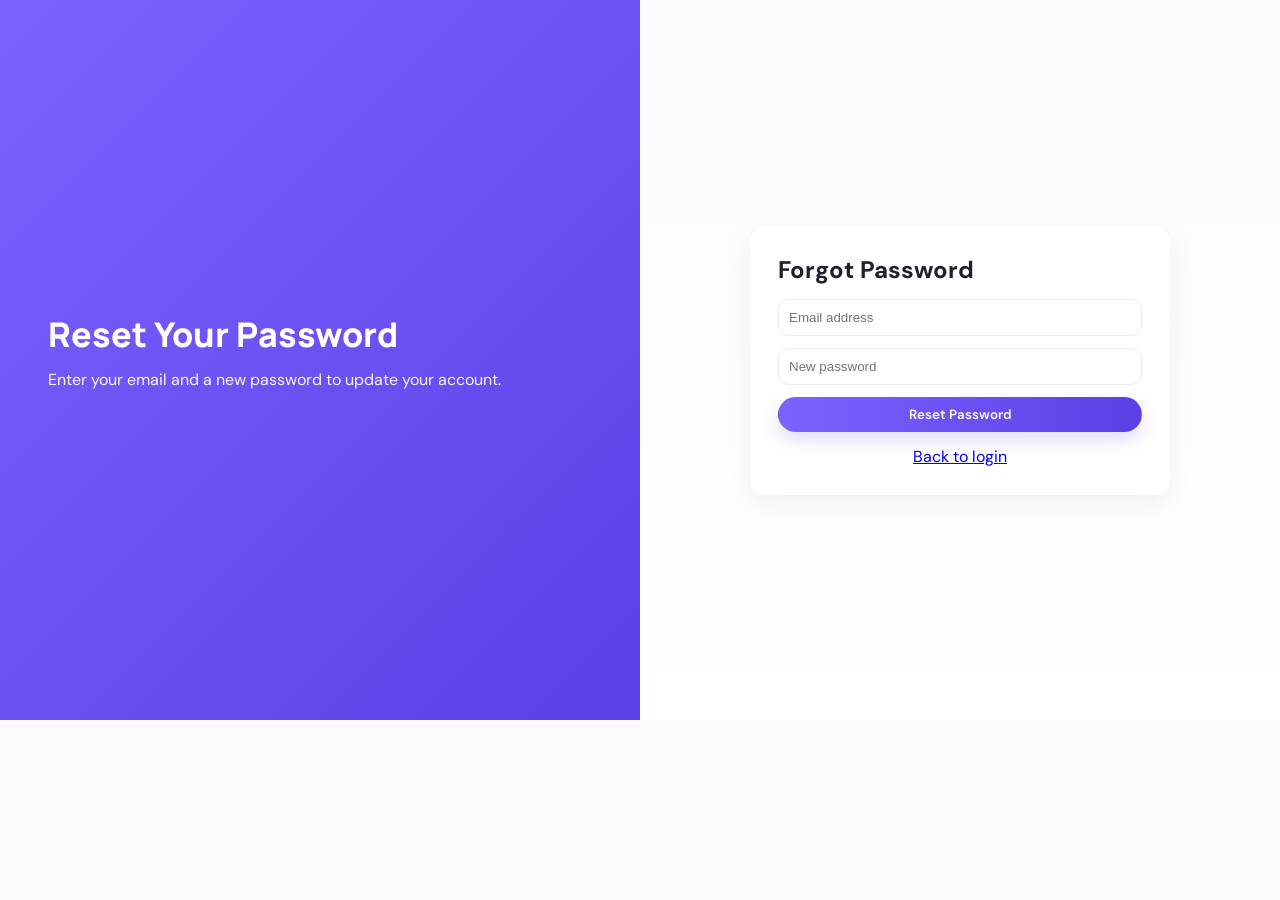
<file: static/forgot-password.html>
<!doctype html>
<html>
<head>
  <meta charset="utf-8">
  <meta name="viewport" content="width=device-width,initial-scale=1">
  <title>Reset Password — Nexa AI</title>
  <link href="https://fonts.googleapis.com/css2?family=DM+Sans:wght@400;500;600;700&family=Manrope:wght@500;600;700;800&display=swap" rel="stylesheet">
  <link rel="stylesheet" href="/static/style.css">
  <link rel="stylesheet" href="/static/auth.css">
</head>
<body>
  <main class="auth-split">
    <div class="auth-left">
      <h1>Reset Your Password</h1>
      <p>Enter your email and a new password to update your account.</p>
    </div>
    <div class="auth-right">
      <div class="auth-card">
        <h2>Forgot Password</h2>
        <form id="forgotPasswordForm">
          <div class="field"><input id="email" type="email" placeholder="Email address" required></div>
          <div class="field"><input id="password" type="password" placeholder="New password" required></div>
          <button type="submit" class="auth-btn auth-btn-primary" style="width:100%">Reset Password</button>
        </form>
        <div class="auth-footer" style="margin-top:14px"><a href="/login">Back to login</a></div>
      </div>
    </div>
  </main>

<script>
  document.getElementById('forgotPasswordForm').addEventListener('submit', async function (e) {
    e.preventDefault();
    const email = document.getElementById('email').value.trim();
    const password = document.getElementById('password').value;

    const res = await fetch('/forgot-password', {
      method: 'POST',
      headers: { 'Content-Type': 'application/json' },
      body: JSON.stringify({ email, password })
    });

    const data = await res.json();
    if (!res.ok) {
      alert(data.error || 'Password reset failed');
      return;
    }

    alert(data.message || 'Password updated successfully');
    window.location.href = '/login';
  });
</script>
</body>
</html>
</file>
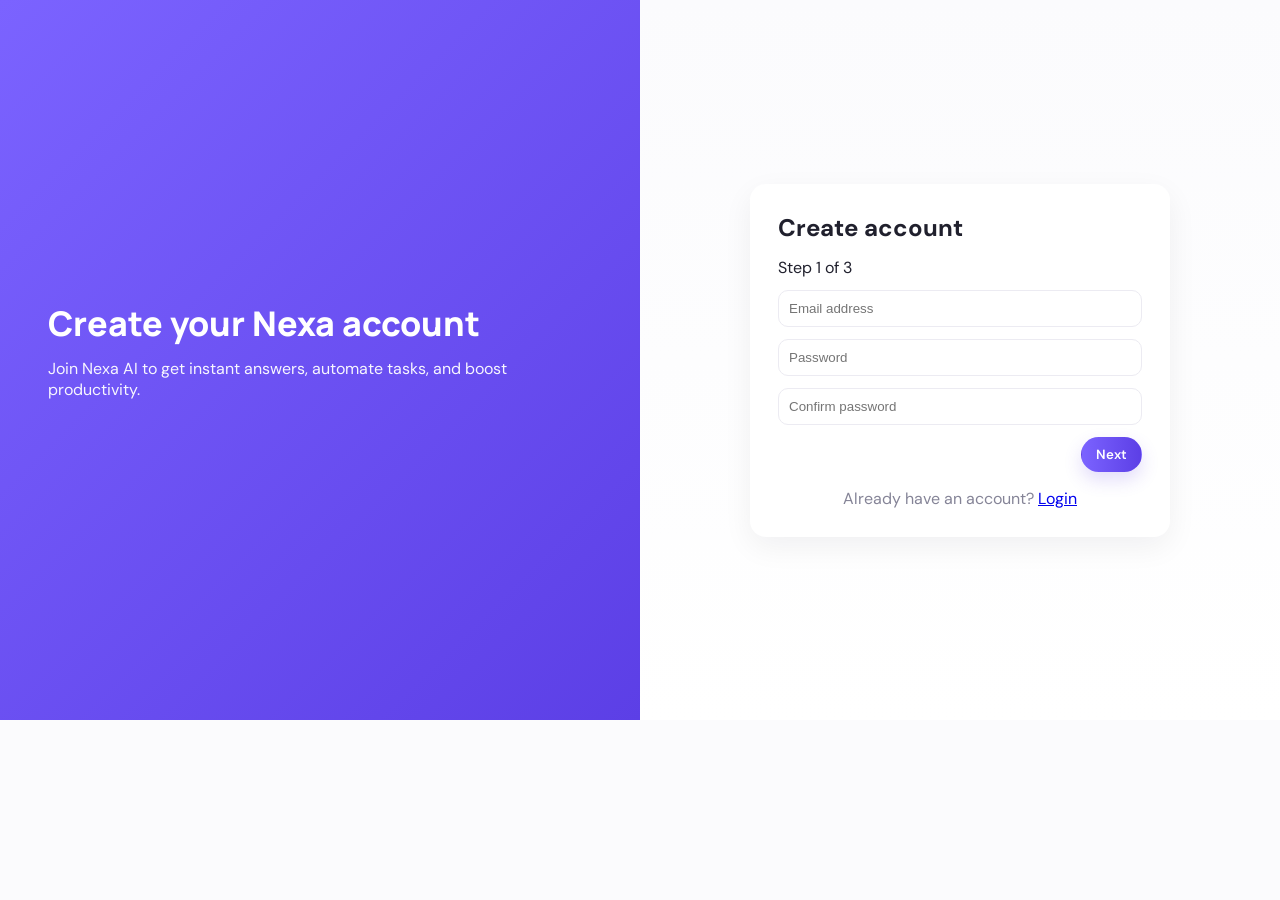
<file: static/register.html>
<!doctype html>
<html>
<head>
  <meta charset="utf-8">
  <meta name="viewport" content="width=device-width,initial-scale=1">
  <title>Register — Nexa AI</title>
  <link href="https://fonts.googleapis.com/css2?family=DM+Sans:wght@400;500;600;700&family=Manrope:wght@500;600;700;800&display=swap" rel="stylesheet">
  <link rel="stylesheet" href="/static/style.css">
  <link rel="stylesheet" href="/static/auth.css">
</head>
<body>
  <main class="auth-split">
    <div class="auth-left">
      <h1>Create your Nexa account</h1>
      <p>Join Nexa AI to get instant answers, automate tasks, and boost productivity.</p>
    </div>
    <div class="auth-right">
      <div class="auth-card" id="regCard">
        <h2>Create account</h2>
        <div id="stepIndicator" style="margin-bottom:12px">Step <span id="stepNum">1</span> of 3</div>
        <form id="regForm">
          <div id="step1">
            <div class="field"><input id="email" type="email" placeholder="Email address" required></div>
            <div class="field"><input id="password" type="password" placeholder="Password" required></div>
            <div class="field"><input id="confirmPassword" type="password" placeholder="Confirm password" required></div>
            <div style="text-align:right"><button type="button" id="toStep2" class="auth-btn auth-btn-primary">Next</button></div>
          </div>

          <div id="step2" style="display:none">
            <div class="field"><input id="firstName" placeholder="First name" required></div>
            <div class="field"><input id="lastName" placeholder="Last name" required></div>
            <div class="field"><input id="phone" placeholder="Mobile number"></div>
            <div class="field"><select id="country"><option value="">Select country</option><option value="US">United States</option><option value="IN">India</option></select></div>
            <div class="field"><input id="company" placeholder="Company (optional)"></div>
            <div style="display:flex;align-items:center;gap:8px;margin-bottom:8px"><input type="checkbox" id="terms"> <label for="terms">I agree to the Terms &amp; Conditions</label></div>
            <div style="display:flex;justify-content:space-between"><button type="button" id="backTo1" class="auth-btn auth-btn-outline">Back</button><button type="button" id="toStep3" class="auth-btn auth-btn-primary">Next</button></div>
          </div>

          <div id="step3" style="display:none">
            <div class="field"><input id="otpCode" placeholder="Optional OTP (leave blank to skip)"></div>
            <div style="display:flex;justify-content:flex-end;margin-top:8px"><button type="button" id="verifyOtp" class="auth-btn auth-btn-primary">Create account</button></div>
          </div>
        </form>
        <div class="auth-footer">Already have an account? <a href="/login">Login</a></div>
      </div>
    </div>
  </main>

<script>
function setStep(n){
  document.getElementById('stepNum').textContent = n;
  document.getElementById('step1').style.display = n===1? 'block':'none';
  document.getElementById('step2').style.display = n===2? 'block':'none';
  document.getElementById('step3').style.display = n===3? 'block':'none';
}

// validations
function validEmail(e){ return /\S+@\S+\.\S+/.test(e); }

document.getElementById('toStep2').addEventListener('click', ()=>{
  const email = document.getElementById('email').value.trim();
  const pw = document.getElementById('password').value;
  const cpw = document.getElementById('confirmPassword').value;
  if(!validEmail(email)){ alert('Invalid email'); return; }
  if(pw.length < 8){ alert('Password too short (min 8)'); return; }
  if(pw !== cpw){ alert('Passwords do not match'); return; }
  setStep(2);
});

document.getElementById('backTo1').addEventListener('click', ()=> setStep(1));

document.getElementById('toStep3').addEventListener('click', ()=>{
  const fn = document.getElementById('firstName').value.trim();
  const ln = document.getElementById('lastName').value.trim();
  const terms = document.getElementById('terms').checked;
  if(!fn || !ln){ alert('Please enter your name'); return; }
  if(!terms){ alert('You must accept Terms & Conditions'); return; }
  setStep(3);
});

document.getElementById('verifyOtp').addEventListener('click', async ()=>{
  const payload = {
    name: (document.getElementById('firstName').value.trim() + ' ' + document.getElementById('lastName').value.trim()),
    email: document.getElementById('email').value.trim(),
    phone: document.getElementById('phone').value.trim(),
    password: document.getElementById('password').value
  };
  const res = await fetch('/register',{method:'POST',headers:{'Content-Type':'application/json'},body:JSON.stringify(payload)});
  const out = await res.json();
  if(out.error){ alert(out.error); } else { alert('Account created successfully'); window.location.href = '/login'; }
});

setStep(1);
</script>
</body>
</html>
</file>
<file: static/style.css>
:root{--ink:#20202d;--muted:#858497;--line:#ecebf2;--purple:#6757e8;--pale:#f7f6fc;--white:#fff}*{box-sizing:border-box}body{margin:0;background:#fbfbfd;color:var(--ink);font-family:'DM Sans',sans-serif}.app-shell{display:flex;min-height:100vh}.sidebar{width:256px;background:#fff;border-right:1px solid var(--line);padding:30px 16px 20px;display:flex;flex-direction:column;flex-shrink:0}.brand{font:800 26px Manrope,sans-serif;color:var(--ink);text-decoration:none;display:flex;align-items:center;gap:9px;padding:0 10px 29px}.brand-mark,.bot-avatar{display:grid;place-items:center;background:linear-gradient(145deg,#8d7bff,#5748d7);color:#fff;border-radius:11px;box-shadow:0 7px 17px #6f5ce43d}.brand-mark{width:31px;height:31px;font-size:17px}.new-chat{background:#6757e8;color:#fff;border:0;border-radius:9px;padding:13px 15px;font:600 14px 'DM Sans';text-align:left;cursor:pointer;box-shadow:0 7px 13px #6857e834}.new-chat span{font-size:19px;vertical-align:-1px;margin-right:7px}.nav-list{padding-top:25px;display:grid;gap:7px}.nav-link{color:#6d6b7b;text-decoration:none;border-radius:8px;padding:11px 12px;font-size:14px;font-weight:500}.nav-link span{font-size:18px;width:25px;display:inline-block;color:#908da1}.nav-link.active{background:#f0effd;color:#5d4ed7;font-weight:700}.nav-link.active span{color:#6757e8}.sidebar-bottom{margin-top:auto}.upgrade-card{position:relative;overflow:hidden;border-radius:12px;padding:15px;background:linear-gradient(135deg,#f0edff,#fcf9ff);font-size:12px}.upgrade-card .spark{color:#705ae8;font-size:20px}.upgrade-card strong{display:block;margin:7px 0 4px;font-size:13px}.upgrade-card p{color:#777487;margin:0 0 11px;line-height:1.45}.upgrade-card button{background:#fff;border:0;border-radius:6px;padding:7px 9px;color:#6151d9;font:600 11px 'DM Sans';cursor:pointer}.profile{display:flex;align-items:center;gap:9px;padding:20px 5px 0}.avatar{background:#ecd3bb;color:#704e37;border-radius:50%;display:grid;place-items:center;font-size:10px;font-weight:700}.avatar.small{width:31px;height:31px}.profile strong,.profile span{display:block;font-size:11px}.profile span{color:#9996a4;margin-top:2px;font-size:10px}.profile button{border:0;background:transparent;margin-left:auto;color:#807d8e;font-size:16px}.workspace{width:calc(100% - 256px);padding:32px 48px;max-width:1480px;margin:0 auto}.topbar{display:flex;justify-content:space-between;align-items:flex-start;margin-bottom:33px}.eyebrow{font-size:10px;letter-spacing:1.5px;font-weight:700;color:#a29fad;margin:0 0 7px}.topbar h1{font:700 25px Manrope,sans-serif;letter-spacing:-.7px;margin:0}.topbar h1 span{color:#7462e9;font-size:20px}.top-actions{display:flex;gap:11px}.icon-button,.help-button{border:1px solid var(--line);background:#fff;border-radius:8px;height:37px;color:#656271;cursor:pointer}.icon-button{width:39px;font-size:18px;position:relative}.icon-button i{width:6px;height:6px;background:#e6707b;border-radius:50%;position:absolute;top:8px;right:8px}.help-button{padding:0 13px;font:600 12px 'DM Sans'}.help-button:first-letter{color:#6757e8;font-size:16px}.content-grid{display:grid;grid-template-columns:minmax(500px,1.65fr) minmax(260px,.73fr);gap:27px;max-width:1150px}.chat-panel{background:#fff;border:1px solid var(--line);border-radius:13px;min-height:630px;display:flex;flex-direction:column;box-shadow:0 5px 20px #24203705}.chat-heading{padding:23px 25px 19px;display:flex;justify-content:space-between;border-bottom:1px solid var(--line)}h2,h3,p{margin-top:0}.chat-heading h2{font:700 16px Manrope;margin-bottom:7px}.chat-heading p{font-size:11px;color:#9794a3;margin:0}.online-dot{width:6px;height:6px;background:#45be88;border-radius:50%;display:inline-block;margin-right:5px}.more-button{border:0;background:transparent;color:#a19eae;font-weight:bold;letter-spacing:2px}.chat-messages{padding:25px;flex:1;overflow:auto}.message{display:flex;gap:12px;max-width:92%;margin-bottom:20px}.bot-avatar{height:32px;width:32px;flex:0 0 32px;border-radius:9px;font-size:15px}.message-content{min-width:0}.message-meta{display:flex;align-items:center;gap:9px;margin:2px 0 7px}.message-meta strong{font-size:12px}.message-meta time{color:#a7a4b1;font-size:10px}.bubble{padding:13px 15px;border-radius:3px 11px 11px 11px;background:#f4f3fa;color:#4f4c5d;font-size:13px;line-height:1.55}.user-message{margin-left:auto;flex-direction:row-reverse}.user-message .bubble{background:#6959e8;color:#fff;border-radius:11px 3px 11px 11px}.user-message .message-meta{justify-content:flex-end}.quick-replies{display:flex;gap:7px;margin-top:10px;flex-wrap:wrap}.quick-replies button{border:1px solid #dedbf2;background:#fff;color:#6255cd;border-radius:15px;padding:6px 10px;font:500 10px 'DM Sans';cursor:pointer}.composer{margin:0 21px;border:1px solid #dedde7;border-radius:10px;padding:10px 12px 9px;box-shadow:0 3px 12px #302d5508}.composer textarea{width:100%;border:0;outline:0;resize:none;color:var(--ink);font:13px 'DM Sans';min-height:23px}.composer textarea::placeholder{color:#aaa7b3}.composer-tools{display:flex;align-items:center;gap:8px;color:#aaa7b3;font-size:10px}.attach{background:transparent;border:0;font-size:21px;color:#aaa7b3;transform:rotate(45deg);line-height:1}.composer-tools span{margin-left:auto}kbd{border:1px solid #dedce5;padding:1px 3px;border-radius:3px;background:#fff;font:9px 'DM Sans'}.send-button{height:27px;width:27px;border:0;border-radius:7px;background:#6a5ae9;color:#fff;font-size:17px;line-height:1;cursor:pointer}.send-button:disabled{opacity:.5}.privacy-note{text-align:center;font-size:9px;color:#aaa7b5;margin:11px 0 17px}.privacy-note:first-letter{color:#755ee9}.insights-panel{display:grid;align-content:start;gap:15px}.card,.gradient-card{border-radius:12px;border:1px solid var(--line);background:#fff;padding:19px}.gradient-card{height:174px;position:relative;overflow:hidden;color:#fff;border:0;background:linear-gradient(140deg,#8d78f5,#5b48d2)}.gradient-card p{font-size:9px;letter-spacing:1.2px;opacity:.75;margin:13px 0 7px}.gradient-card h3{font:700 18px/1.35 Manrope;margin:0}.card-icon{width:27px;height:27px;border-radius:8px;display:grid;place-items:center;background:#ffffff2b;font-size:15px}.orbs:before,.orbs:after{content:'';position:absolute;border-radius:50%;border:1px solid #fff3}.orbs:before{width:145px;height:145px;right:-45px;bottom:-65px}.orbs:after{width:95px;height:95px;right:-20px;bottom:-34px}.card-title{display:flex;justify-content:space-between;align-items:center;margin-bottom:13px}.card h3{font:700 13px Manrope;margin:0}.card-title button{border:0;background:none;color:#6757df;font:600 10px 'DM Sans';cursor:pointer}.stat-row{display:flex;align-items:center;gap:10px;padding:10px 0;border-top:1px solid #f0eff3}.mini-icon{width:28px;height:28px;border-radius:7px;display:grid;place-items:center;font-size:14px}.purple{background:#f0edff;color:#725ee7}.yellow{background:#fff7e8;color:#f0af37}.blue{background:#eaf5ff;color:#5594df}.stat-row strong,.stat-row span{display:block}.stat-row strong{font-size:13px}.stat-row span{font-size:9px;color:#9996a3;margin-top:2px}.stat-row b{margin-left:auto;color:#42ad78;font-size:10px}.capabilities h3{margin-bottom:11px}.capabilities button{border:0;border-top:1px solid #f0eff3;background:#fff;width:100%;text-align:left;padding:11px 1px;color:#666273;font:500 11px 'DM Sans';cursor:pointer}.capabilities button span{color:#7564de;font-size:15px;vertical-align:-1px;margin-right:7px}.capabilities button b{float:right;color:#aaa7b3;font-size:13px}.hidden{display:none}.analytics-grid{display:grid;grid-template-columns:repeat(3,1fr);gap:16px;max-width:1050px}.metric,.chart-card{background:#fff;border:1px solid var(--line);border-radius:13px;padding:22px}.metric p{font-size:12px;color:var(--muted);margin-bottom:10px}.metric strong{font:700 28px Manrope;display:block}.metric span{font-size:11px;color:#3cab76}.chart-card{grid-column:span 3;min-height:280px}.chart-card h2{font:700 16px Manrope;margin-bottom:5px}.chart-card p{font-size:11px;color:var(--muted)}.bars{height:150px;display:flex;align-items:end;gap:8%;padding:12px 7% 0}.bars i{display:block;flex:1;background:linear-gradient(#8d7afb,#6454e6);border-radius:7px 7px 2px 2px}.chart-labels{display:flex;justify-content:space-around;font-size:10px;color:#9895a2;margin-top:10px}@media(max-width:950px){.workspace{padding:28px 25px}.content-grid{grid-template-columns:1fr}.insights-panel{grid-template-columns:repeat(3,1fr)}.gradient-card{height:auto}.sidebar{width:215px}.workspace{width:calc(100% - 215px)}}@media(max-width:700px){.sidebar{display:none}.workspace{width:100%;padding:22px 14px}.topbar h1{font-size:21px}.help-button span{display:none}.content-grid{display:block}.insights-panel{display:none}.chat-panel{min-height:calc(100vh - 130px)}.analytics-grid{grid-template-columns:1fr}.chart-card{grid-column:span 1}.topbar{margin-bottom:22px}}.sr-only{position:absolute;width:1px;height:1px;overflow:hidden;clip:rect(0,0,0,0)}
</file>
<file: static/auth.css>
/* Authentication specific styles */
.auth-actions{display:flex;gap:8px;align-items:center}
.auth-btn{padding:8px 14px;border-radius:20px;font-weight:600;cursor:pointer;border:1px solid transparent;font-family:'DM Sans',sans-serif}
.auth-btn-outline{background:transparent;border-color:var(--line);color:var(--ink)}
.auth-btn-primary{background:linear-gradient(90deg,#7b63ff,#5c3fe6);color:#fff;box-shadow:0 8px 18px rgba(92,63,230,0.18)}
.auth-logout{background:transparent;border:0;color:var(--muted);cursor:pointer;margin-left:10px}
.profile-inline{display:flex;align-items:center;gap:8px}
.profile-inline .avatar.small{width:34px;height:34px;border-radius:50%}

/* Login/Register page styles (minimal, responsive) */
.auth-split{display:flex;min-height:80vh;background:linear-gradient(180deg,#fbfbfd,#fff)}
.auth-left{flex:1;background:linear-gradient(135deg,#7b63ff,#5c3fe6);color:#fff;padding:48px;display:flex;flex-direction:column;justify-content:center}
.auth-left h1{font-family:Manrope, sans-serif;font-weight:800;font-size:34px;margin:0 0 12px}
.auth-left p{opacity:0.95;margin:0 0 20px}
.auth-right{flex:1;display:flex;align-items:center;justify-content:center;padding:48px}
.auth-card{width:100%;max-width:420px;background:#fff;border-radius:16px;box-shadow:0 10px 30px rgba(24,20,42,0.06);padding:28px}
.auth-card h2{margin:0 0 14px}
.auth-card .field{margin-bottom:12px}
.auth-card input, .auth-card select{width:100%;padding:10px;border:1px solid var(--line);border-radius:10px}
.auth-social{display:flex;flex-direction:column;gap:10px;margin-top:12px}
.auth-footer{margin-top:16px;text-align:center;color:var(--muted)}

@media (max-width:900px){
  .auth-split{flex-direction:column}
  .auth-left{padding:28px;text-align:center}
  .auth-right{padding:20px}
}

/* Profile page styles */
.profile-shell{display:flex;justify-content:center;padding:24px 16px;background:#F8FAFC;min-height:100vh}
.profile-card{width:100%;max-width:650px;background:#fff;border-radius:24px;box-shadow:0 24px 60px rgba(41,35,81,.08);padding:24px 22px;display:grid;gap:18px}
.profile-top{display:grid;gap:14px;justify-items:center;text-align:center}
.profile-avatar-wrapper{position:relative;width:110px;height:110px}
.profile-avatar{width:100%;height:100%;border-radius:50%;overflow:hidden;display:block;cursor:pointer;position:relative;transition:transform .25s ease,box-shadow .25s ease;box-shadow:0 20px 40px rgba(92,63,230,.18)}
.profile-avatar:hover{transform:translateY(-2px)}
.profile-avatar img{width:100%;height:100%;object-fit:cover}
.avatar-overlay{position:absolute;right:0;bottom:0;width:36px;height:36px;background:linear-gradient(135deg,#7b63ff,#5c3fe6);border:3px solid #fff;border-radius:50%;display:grid;place-items:center;color:#fff;font-size:14px;box-shadow:0 16px 28px rgba(79,53,198,.22)}
.profile-meta h1{margin:0;font-size:32px;font-weight:800;color:#161620;letter-spacing:-.03em}
.profile-detail{margin:4px 0 0;color:#6b7280;font-size:15px;line-height:1.5}
.profile-action-button{width:280px;height:46px;border-radius:50px;padding:0 22px;font-size:15px;display:inline-flex;align-items:center;justify-content:center;margin:0 auto}
.profile-action-button:hover{box-shadow:0 18px 36px rgba(92,63,230,.18);transform:translateY(-1px)}
.menu-card{display:grid;gap:8px}
.menu-row{display:flex;align-items:center;justify-content:space-between;gap:14px;padding:14px 18px;height:64px;border-radius:20px;background:#fff;border:1px solid #eef2ff;cursor:pointer;transition:transform .2s ease,box-shadow .2s ease,border-color .2s ease}
.menu-row:hover{transform:translateY(-1px);box-shadow:0 16px 32px rgba(92,63,230,.08);border-color:#e7e5ff}
.menu-icon{width:38px;height:38px;border-radius:14px;display:grid;place-items:center;background:linear-gradient(135deg,#7b63ff,#5c3fe6);color:#fff;font-size:16px;flex-shrink:0}
.menu-copy{display:grid;gap:2px;flex:1;text-align:left}
.menu-copy strong{font-size:15px;color:#111827}
.menu-copy span{font-size:13px;color:#6b7280}
.menu-arrow{color:#c7d2fe;font-size:18px}
.logout-row .menu-icon{background:linear-gradient(135deg,#f46d72,#f49d6c)}
.modal{position:fixed;inset:0;background:rgba(15,23,42,.55);display:grid;place-items:center;padding:18px;z-index:20}
.modal.hidden{display:none}
.modal-card{width:100%;max-width:520px;background:#fff;border-radius:28px;box-shadow:0 30px 90px rgba(15,23,42,.16);padding:28px;display:grid;gap:20px}
.modal-header{display:flex;align-items:flex-start;justify-content:space-between;gap:16px}
.modal-header h2{font-size:22px;margin:0;color:#111827}
.close-modal{border:0;background:transparent;font-size:24px;line-height:1;color:#6b7280;cursor:pointer}
.edit-avatar{margin:0 auto}
.profile-avatar-sm{width:96px;height:96px}
.edit-row{display:grid;gap:10px}
.edit-row label{font-size:14px;color:#4b5563;font-weight:600}
.edit-row input,.edit-row textarea{width:100%;border:1px solid #e5e7eb;border-radius:18px;padding:14px;background:#fff;color:#111827;font:500 15px/1.4 'DM Sans',sans-serif}
.edit-row textarea{min-height:110px;resize:vertical}
.modal-actions{display:flex;gap:12px;justify-content:flex-end;flex-wrap:wrap}
.success-message{color:#0f766e;font-weight:700;font-size:14px}
.support-contact{display:flex;gap:14px;align-items:center;padding:16px;border-radius:20px;background:#f8f3ff}
.support-contact span{width:44px;height:44px;border-radius:16px;display:grid;place-items:center;background:linear-gradient(135deg,#7b63ff,#5c3fe6);color:#fff;font-size:20px}
.about-card .about-grid{display:grid;gap:16px;margin-top:10px}
.about-card strong{display:block;font-size:14px;color:#111827}
.about-card p{margin:6px 0 0;color:#4b5563;line-height:1.7}
.about-description{margin:12px 0 0;color:#4b5563;line-height:1.8}
.footer-copy{margin-top:18px;color:#6b7280;font-size:13px;line-height:1.8;text-align:center}
@media(max-width:720px){.profile-card{padding:28px}.profile-shell{padding:28px 16px}.profile-top{gap:18px}.profile-meta h1{font-size:28px}.profile-action-button{padding:14px}.menu-row{padding:16px}}
@media(max-width:520px){.profile-card{padding:22px}.profile-action-button{font-size:15px}.menu-row{gap:14px;flex-direction:column;align-items:flex-start}.menu-arrow{align-self:center}}
</file>
